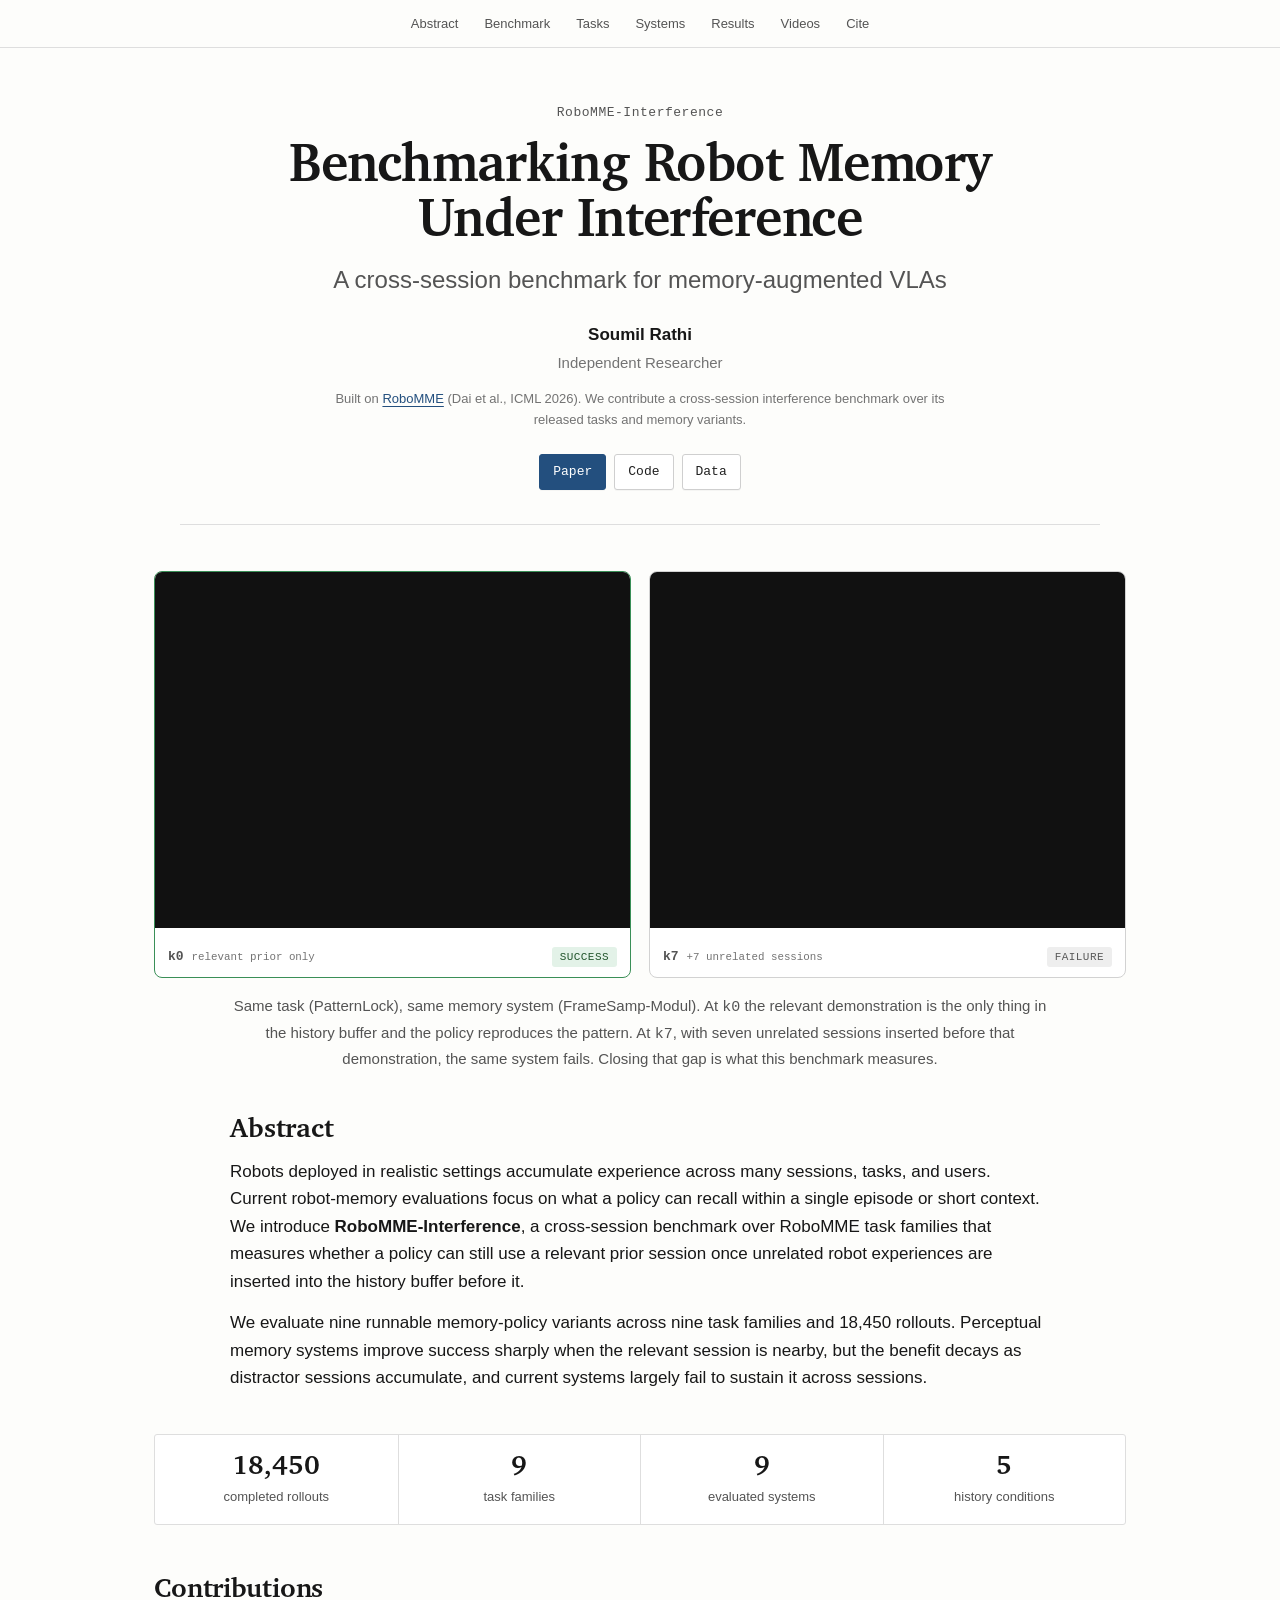
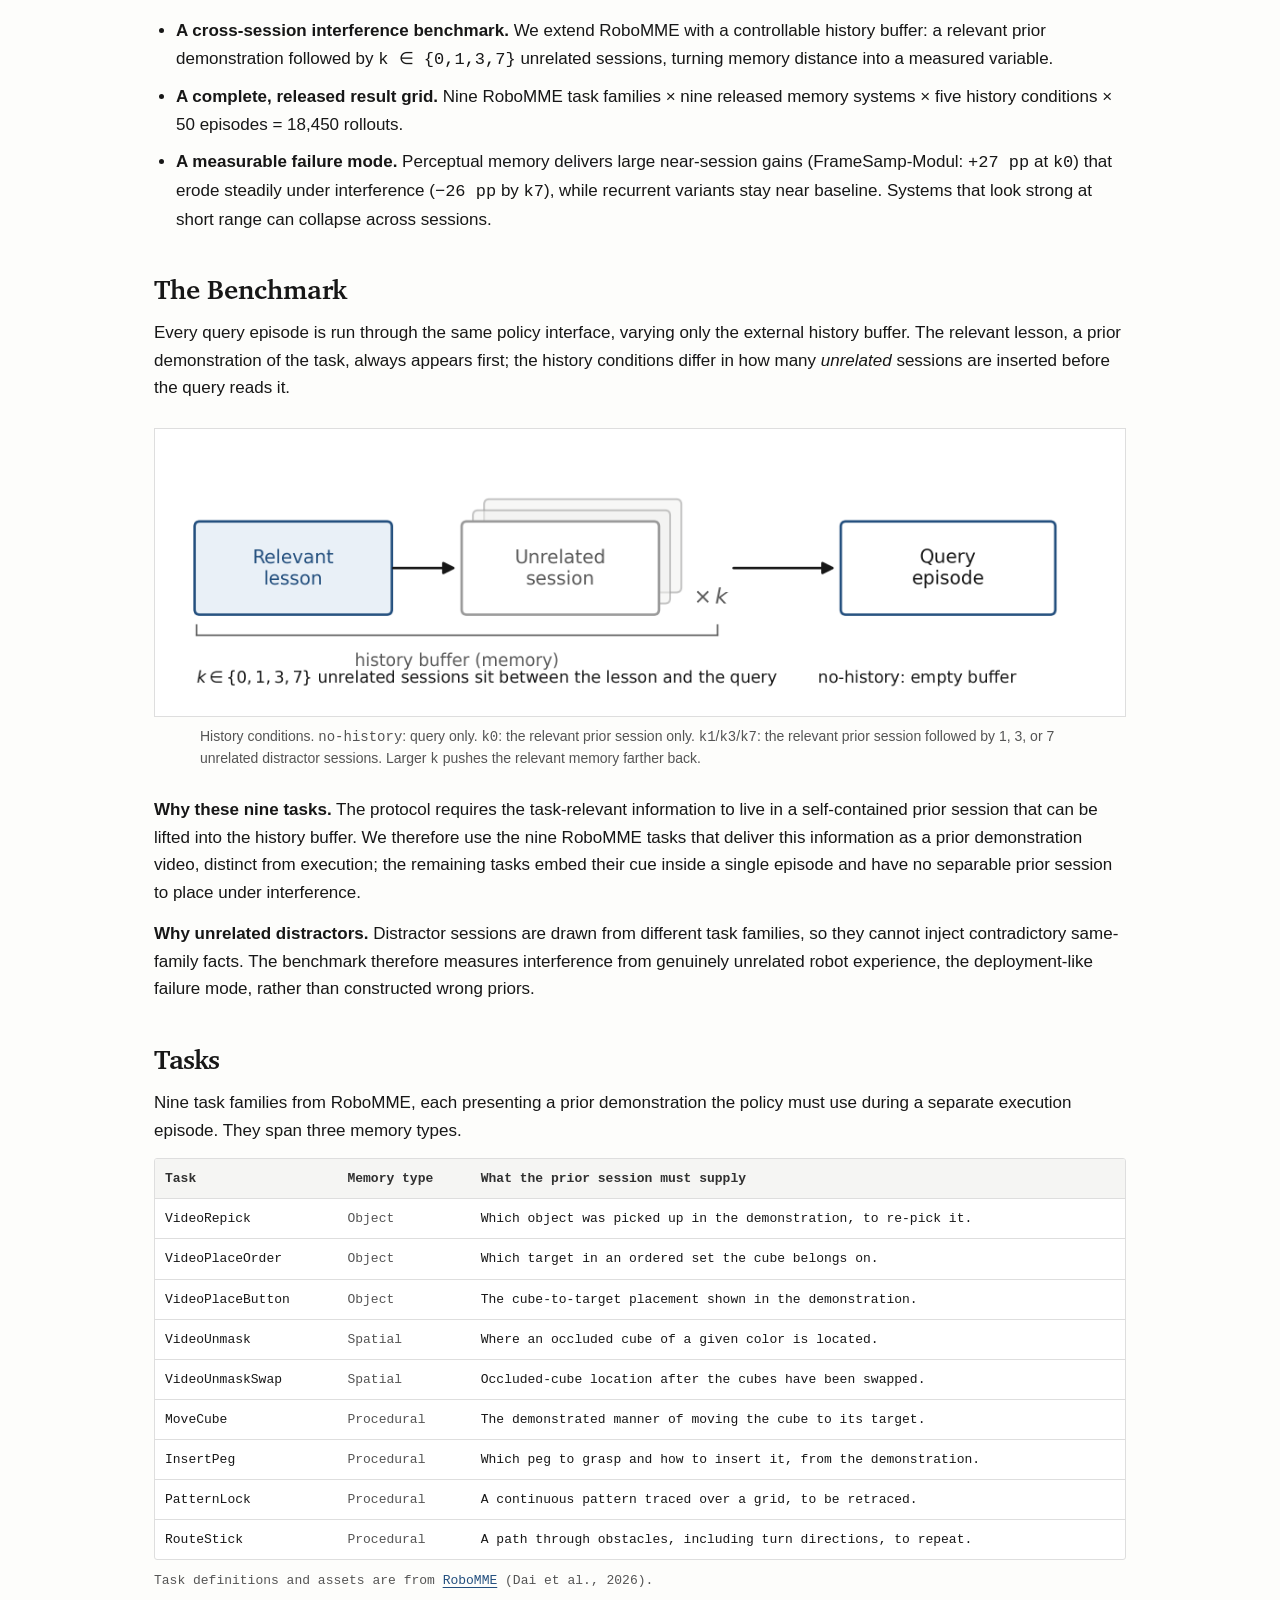
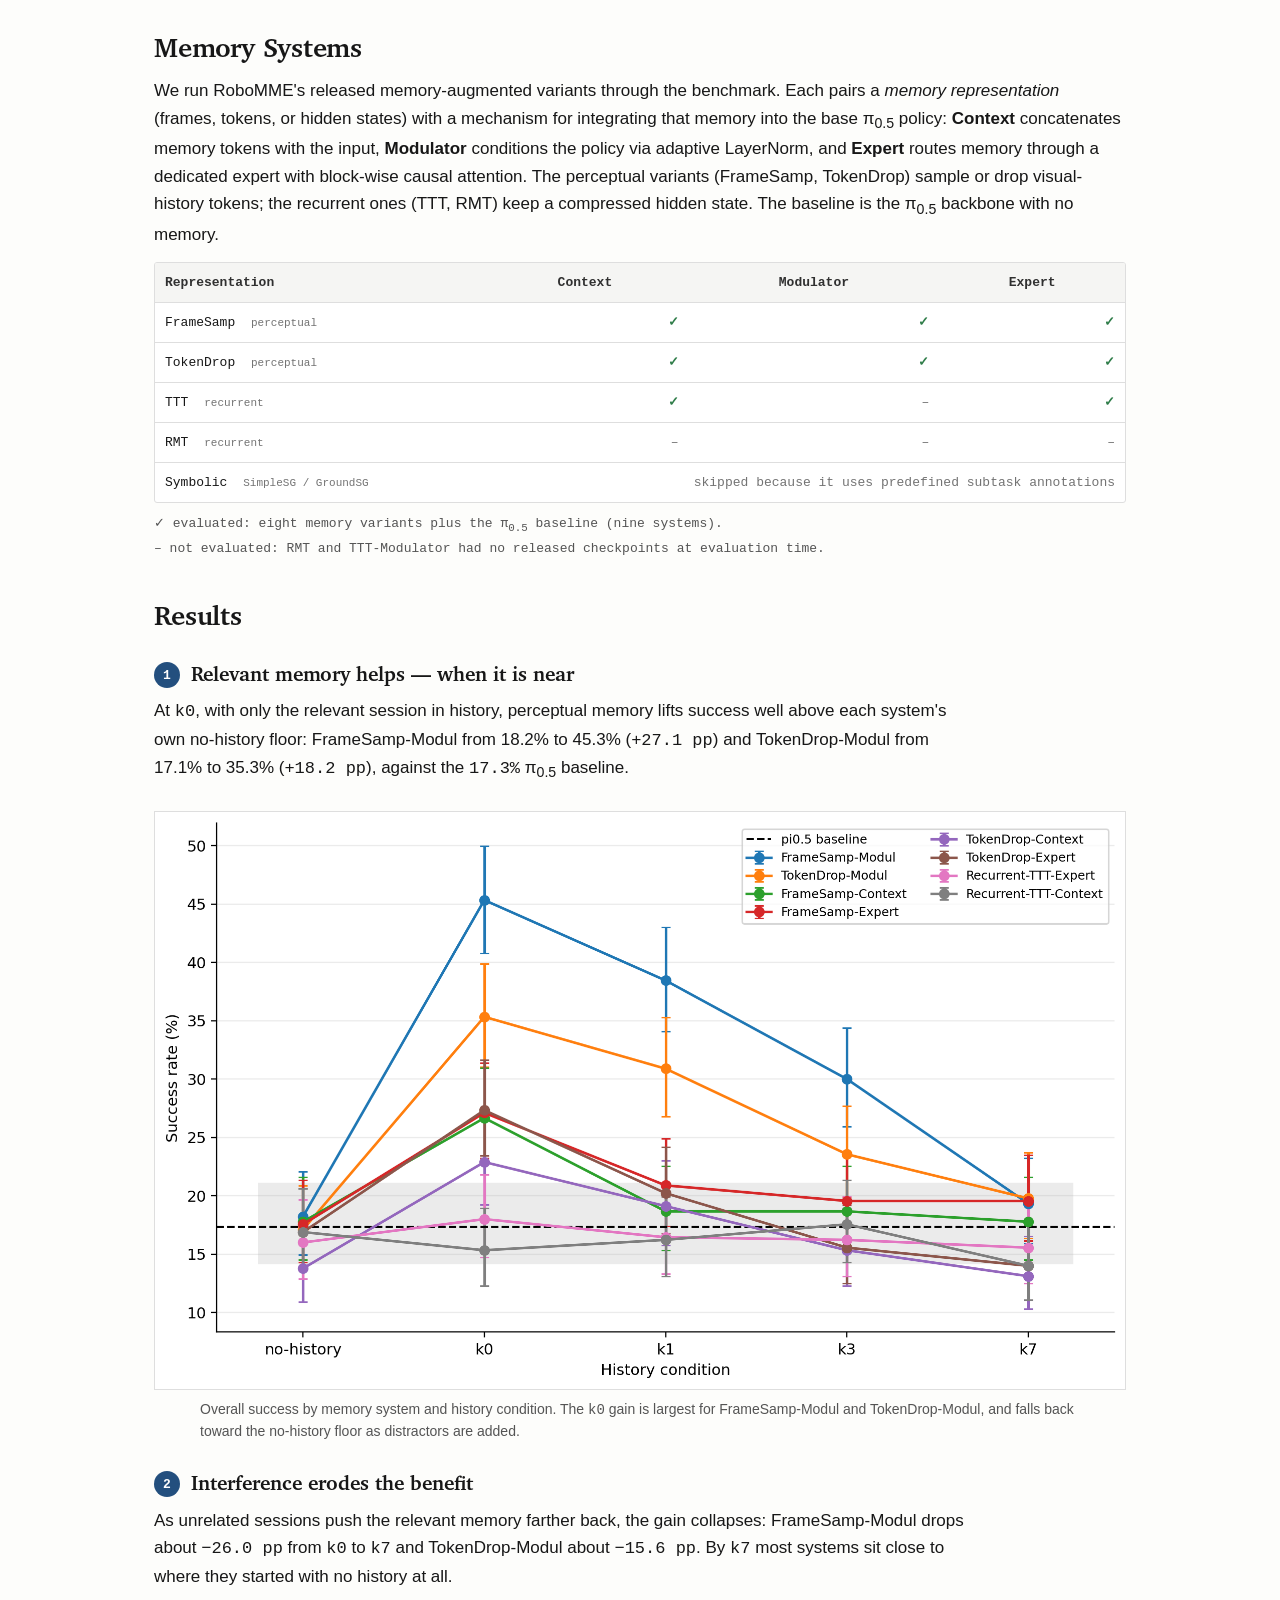
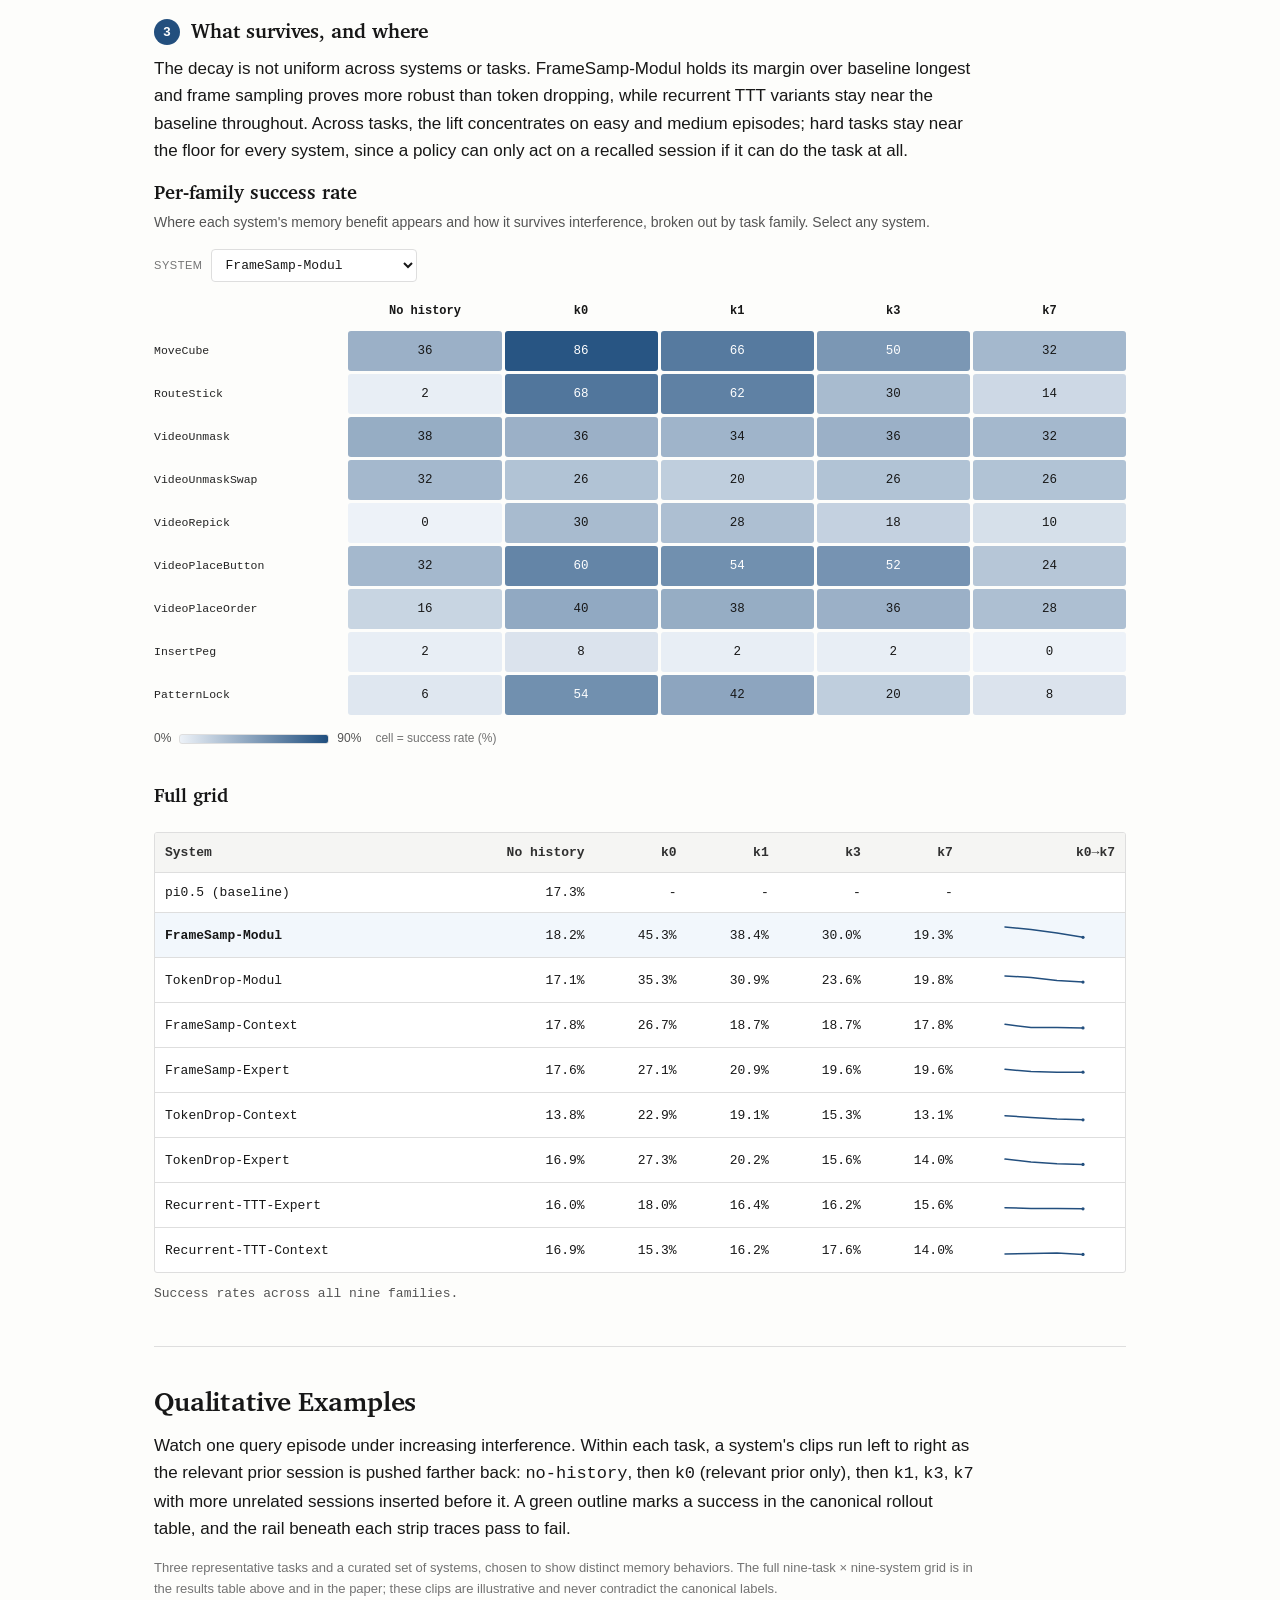
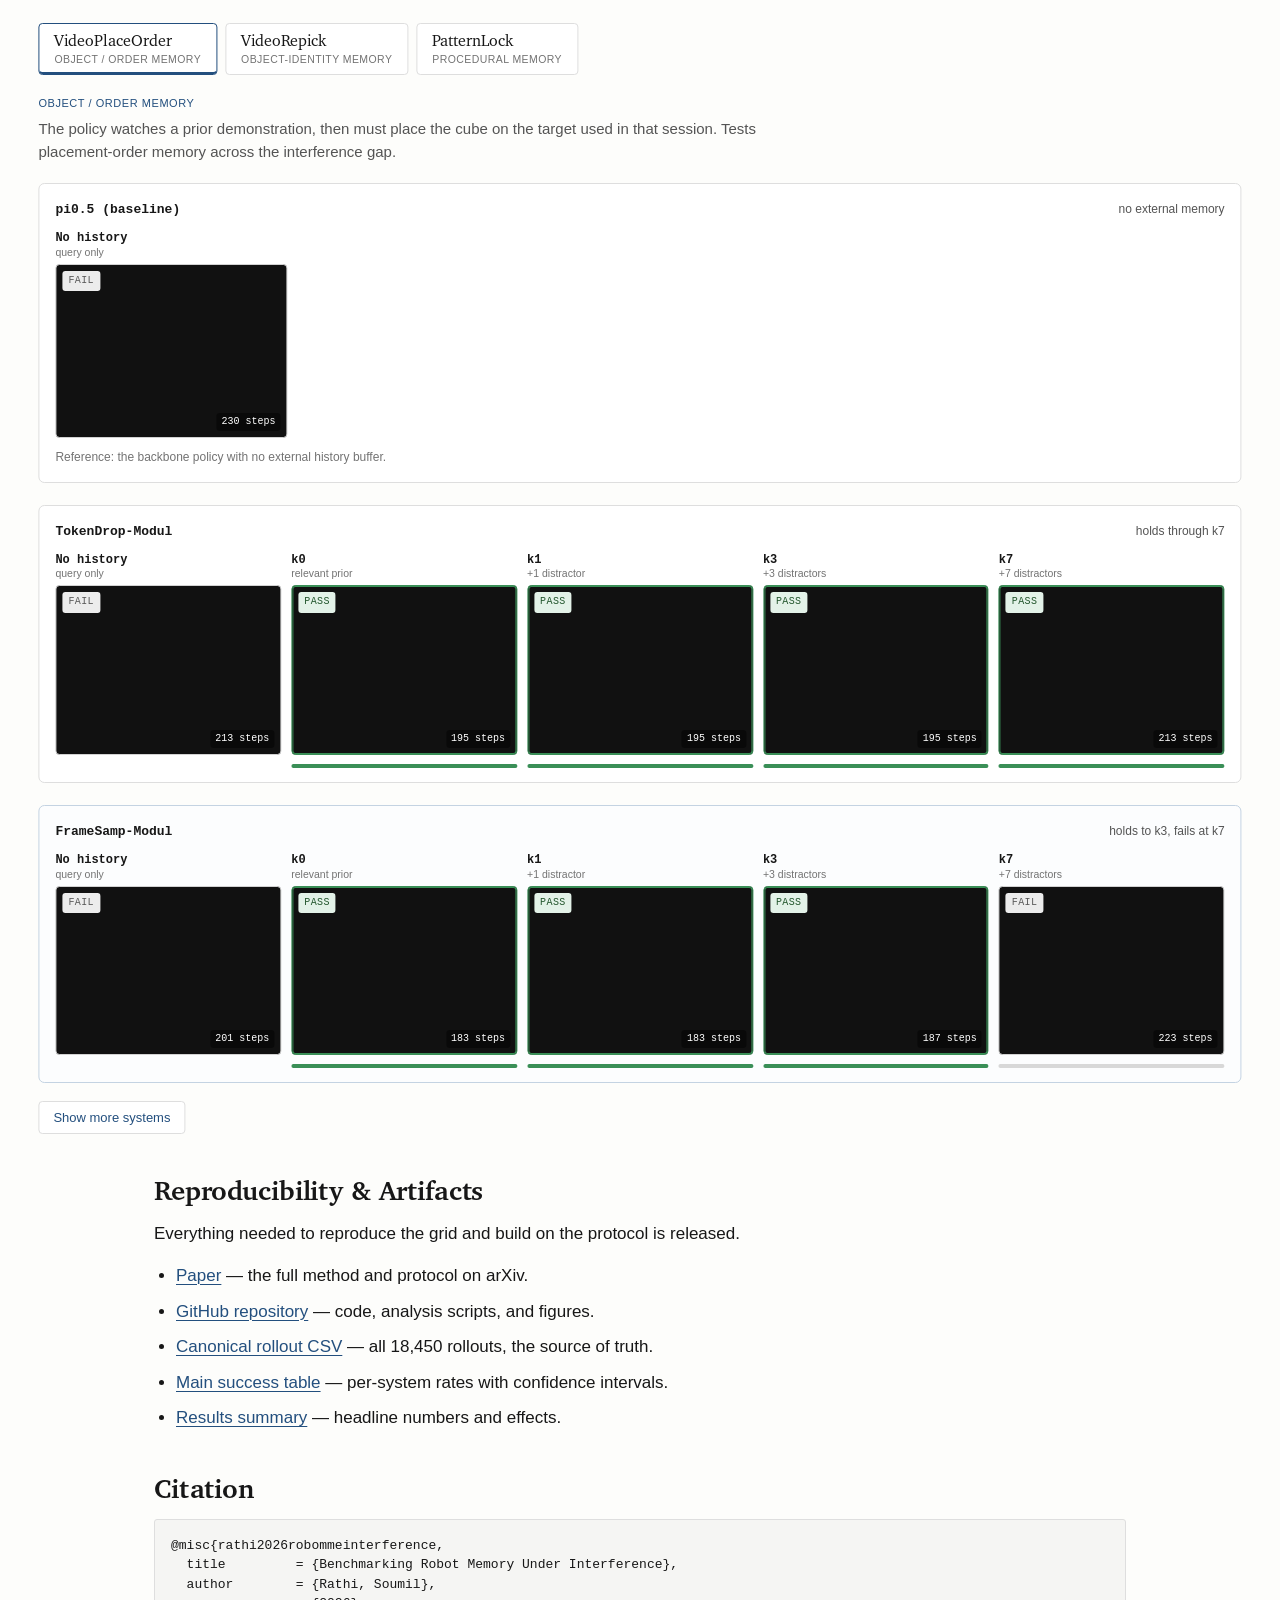
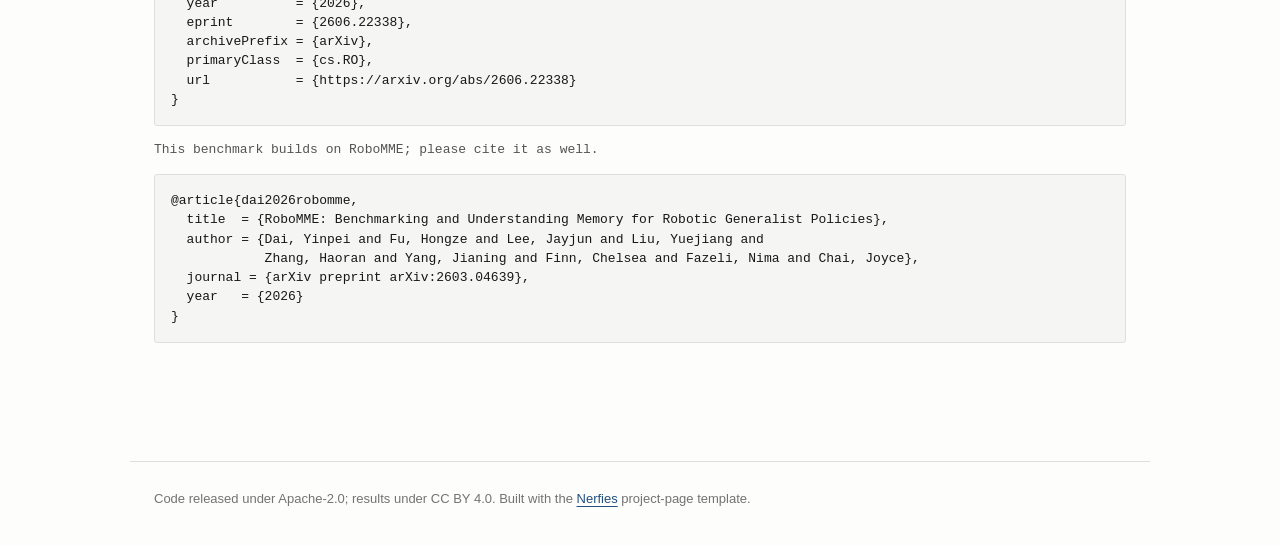
<file: index.html>
<!doctype html>
<html lang="en">
  <head>
    <meta charset="utf-8" />
    <meta name="viewport" content="width=device-width, initial-scale=1" />
    <title>Benchmarking Robot Memory Under Interference</title>
    <meta
      name="description"
      content="A cross-session benchmark for memory-augmented VLAs."
    />
    <meta property="og:type" content="website" />
    <meta property="og:title" content="Benchmarking Robot Memory Under Interference" />
    <meta
      property="og:description"
      content="A cross-session benchmark over RoboMME task families: can robot memory still use a relevant prior session when unrelated sessions are inserted before the query?"
    />
    <meta property="og:url" content="https://robotmemorybench.com" />
    <meta
      property="og:image"
      content="https://robotmemorybench.com/assets/overall_plain_success_by_condition.png"
    />
    <meta name="twitter:card" content="summary_large_image" />
    <meta name="twitter:title" content="Benchmarking Robot Memory Under Interference" />
    <meta
      name="twitter:description"
      content="Perceptual robot memory helps when a relevant session is nearby, but degrades sharply under cross-session interference. A benchmark over RoboMME."
    />
    <meta
      name="twitter:image"
      content="https://robotmemorybench.com/assets/overall_plain_success_by_condition.png"
    />
    <link
      rel="icon"
      href="data:image/svg+xml,<svg xmlns='http://www.w3.org/2000/svg' viewBox='0 0 32 32'><rect width='32' height='32' rx='7' fill='%23234f7e'/><path d='M4 23 L12 8 L18 16 L28 25' fill='none' stroke='white' stroke-width='2.6' stroke-linecap='round' stroke-linejoin='round'/></svg>"
    />
    <link rel="stylesheet" href="research.css?v=20260618a" />
  </head>
  <body>
    <nav class="topnav" aria-label="Section navigation">
      <div class="topnav-inner">
        <a href="#abstract">Abstract</a>
        <a href="#protocol">Benchmark</a>
        <a href="#tasks">Tasks</a>
        <a href="#systems">Systems</a>
        <a href="#results">Results</a>
        <a href="#showcase">Videos</a>
        <a href="#citation">Cite</a>
      </div>
    </nav>

    <main>
      <header class="project-header" id="top">
        <p class="venue">RoboMME-Interference</p>
        <h1>Benchmarking Robot Memory Under Interference</h1>
        <p class="subtitle">A cross-session benchmark for memory-augmented VLAs</p>
        <p class="authors">Soumil Rathi</p>
        <p class="affiliation">Independent Researcher</p>
        <p class="builton">
          Built on <a href="https://robomme.github.io/">RoboMME</a> (Dai et al.,
          ICML 2026). We contribute a cross-session interference benchmark over
          its released tasks and memory variants.
        </p>
        <nav class="links" aria-label="Project links">
          <a class="primary" href="https://arxiv.org/abs/2606.22338">Paper</a>
          <a href="https://github.com/SoumilRathi/robomme-interference">Code</a>
          <a href="https://github.com/SoumilRathi/robomme-interference/tree/main/results">Data</a>
        </nav>
      </header>

      <section class="hero" aria-label="Headline example">
        <div class="hero-pair">
          <figure class="hero-card is-pass">
            <video
              src="assets/showcase-videos/videos/PatternLock/perceptual-framesamp-modul__k0__pass.mp4"
              muted
              loop
              autoplay
              playsinline
              preload="auto"
              aria-label="FrameSamp-Modul on PatternLock at k0, success"
            ></video>
            <figcaption class="hero-card-cap">
              <span class="hero-cond">k0 <small>relevant prior only</small></span>
              <span class="hero-verdict">success</span>
            </figcaption>
          </figure>
          <figure class="hero-card is-fail">
            <video
              src="assets/showcase-videos/videos/PatternLock/perceptual-framesamp-modul__k7__fail.mp4"
              muted
              loop
              autoplay
              playsinline
              preload="auto"
              aria-label="FrameSamp-Modul on PatternLock at k7, failure"
            ></video>
            <figcaption class="hero-card-cap">
              <span class="hero-cond">k7 <small>+7 unrelated sessions</small></span>
              <span class="hero-verdict">failure</span>
            </figcaption>
          </figure>
        </div>
        <p class="hero-caption">
          Same task (PatternLock), same memory system (FrameSamp-Modul). At
          <code>k0</code> the relevant demonstration is the only thing in the
          history buffer and the policy reproduces the pattern. At
          <code>k7</code>, with seven unrelated sessions inserted before that
          demonstration, the same system fails. Closing that gap is what this
          benchmark measures.
        </p>
      </section>

      <section class="abstract" id="abstract">
        <h2>Abstract</h2>
        <p>
          Robots deployed in realistic settings accumulate experience across
          many sessions, tasks, and users. Current robot-memory evaluations
          focus on what a policy can recall within a single episode or short
          context. We introduce <strong>RoboMME-Interference</strong>, a
          cross-session benchmark over RoboMME task families that measures
          whether a policy can still use a relevant prior session once unrelated
          robot experiences are inserted into the history buffer before it.
        </p>
        <p>
          We evaluate nine runnable memory-policy variants across nine task
          families and 18,450 rollouts. Perceptual memory systems improve
          success sharply when the relevant session is nearby, but the benefit
          decays as distractor sessions accumulate, and current systems largely
          fail to sustain it across sessions.
        </p>
      </section>

      <section class="summary-grid" aria-label="Benchmark scale">
        <div><span>18,450</span><p>completed rollouts</p></div>
        <div><span>9</span><p>task families</p></div>
        <div><span>9</span><p>evaluated systems</p></div>
        <div><span>5</span><p>history conditions</p></div>
      </section>

      <section id="contributions">
        <h2>Contributions</h2>
        <ul class="contrib">
          <li>
            <strong>A cross-session interference benchmark.</strong>
            We extend RoboMME with a controllable history buffer: a relevant
            prior demonstration followed by <code>k &isin; {0,1,3,7}</code>
            unrelated sessions, turning memory distance into a measured
            variable.
          </li>
          <li>
            <strong>A complete, released result grid.</strong>
            Nine RoboMME task families &times; nine released memory systems
            &times; five history conditions &times; 50 episodes = 18,450
            rollouts.
          </li>
          <li>
            <strong>A measurable failure mode.</strong>
            Perceptual memory delivers large near-session gains (FrameSamp-Modul:
            <code>+27&nbsp;pp</code> at <code>k0</code>) that erode steadily under
            interference (<code>&minus;26&nbsp;pp</code> by <code>k7</code>), while
            recurrent variants stay near baseline. Systems that look strong at
            short range can collapse across sessions.
          </li>
        </ul>
      </section>

      <section id="protocol">
        <h2>The Benchmark</h2>
        <p>
          Every query episode is run through the same policy interface, varying
          only the external history buffer. The relevant lesson, a prior
          demonstration of the task, always appears first; the history
          conditions differ in how many <em>unrelated</em> sessions are inserted
          before the query reads it.
        </p>
        <figure>
          <img
            src="assets/protocol_diagram.png?v=2"
            alt="RoboMME-Interference protocol diagram"
          />
          <figcaption>
            History conditions. <code>no-history</code>: query only.
            <code>k0</code>: the relevant prior session only.
            <code>k1</code>/<code>k3</code>/<code>k7</code>: the relevant prior
            session followed by 1, 3, or 7 unrelated distractor sessions. Larger
            <code>k</code> pushes the relevant memory farther back.
          </figcaption>
        </figure>
        <p>
          <strong>Why these nine tasks.</strong> The protocol requires the
          task-relevant information to live in a self-contained prior session
          that can be lifted into the history buffer. We therefore use the nine
          RoboMME tasks that deliver this information as a prior demonstration
          video, distinct from execution; the remaining tasks embed their cue
          inside a single episode and have no separable prior session to place
          under interference.
        </p>
        <p>
          <strong>Why unrelated distractors.</strong> Distractor sessions are
          drawn from different task families, so they cannot inject contradictory
          same-family facts. The benchmark therefore measures interference from
          genuinely unrelated robot experience, the deployment-like failure mode,
          rather than constructed wrong priors.
        </p>
      </section>

      <section id="tasks">
        <h2>Tasks</h2>
        <p>
          Nine task families from RoboMME, each presenting a prior demonstration
          the policy must use during a separate execution episode. They span
          three memory types.
        </p>
        <div class="table-wrap">
          <table class="tasks-table">
            <thead>
              <tr>
                <th>Task</th>
                <th>Memory type</th>
                <th>What the prior session must supply</th>
              </tr>
            </thead>
            <tbody>
              <tr><td>VideoRepick</td><td>Object</td><td>Which object was picked up in the demonstration, to re-pick it.</td></tr>
              <tr><td>VideoPlaceOrder</td><td>Object</td><td>Which target in an ordered set the cube belongs on.</td></tr>
              <tr><td>VideoPlaceButton</td><td>Object</td><td>The cube-to-target placement shown in the demonstration.</td></tr>
              <tr><td>VideoUnmask</td><td>Spatial</td><td>Where an occluded cube of a given color is located.</td></tr>
              <tr><td>VideoUnmaskSwap</td><td>Spatial</td><td>Occluded-cube location after the cubes have been swapped.</td></tr>
              <tr><td>MoveCube</td><td>Procedural</td><td>The demonstrated manner of moving the cube to its target.</td></tr>
              <tr><td>InsertPeg</td><td>Procedural</td><td>Which peg to grasp and how to insert it, from the demonstration.</td></tr>
              <tr><td>PatternLock</td><td>Procedural</td><td>A continuous pattern traced over a grid, to be retraced.</td></tr>
              <tr><td>RouteStick</td><td>Procedural</td><td>A path through obstacles, including turn directions, to repeat.</td></tr>
            </tbody>
          </table>
        </div>
        <p class="note">
          Task definitions and assets are from
          <a href="https://robomme.github.io/">RoboMME</a> (Dai et al., 2026).
        </p>
      </section>

      <section id="systems">
        <h2>Memory Systems</h2>
        <p>
          We run RoboMME's released memory-augmented variants through the
          benchmark. Each pairs a <em>memory representation</em> (frames, tokens,
          or hidden states) with a mechanism for integrating that memory into the
          base &pi;<sub>0.5</sub> policy: <strong>Context</strong> concatenates
          memory tokens with the input, <strong>Modulator</strong> conditions the
          policy via adaptive LayerNorm, and <strong>Expert</strong> routes memory
          through a dedicated expert with block-wise causal attention. The
          perceptual variants (FrameSamp, TokenDrop) sample or drop visual-history
          tokens; the recurrent ones (TTT, RMT) keep a compressed hidden state.
          The baseline is the &pi;<sub>0.5</sub> backbone with no memory.
        </p>
        <div class="table-wrap">
          <table class="sys-matrix">
            <thead>
              <tr>
                <th>Representation</th>
                <th>Context</th>
                <th>Modulator</th>
                <th>Expert</th>
              </tr>
            </thead>
            <tbody>
              <tr><td>FrameSamp <span class="sys-kind">perceptual</span></td><td class="yes">&check;</td><td class="yes">&check;</td><td class="yes">&check;</td></tr>
              <tr><td>TokenDrop <span class="sys-kind">perceptual</span></td><td class="yes">&check;</td><td class="yes">&check;</td><td class="yes">&check;</td></tr>
              <tr><td>TTT <span class="sys-kind">recurrent</span></td><td class="yes">&check;</td><td class="no">&ndash;</td><td class="yes">&check;</td></tr>
              <tr><td>RMT <span class="sys-kind">recurrent</span></td><td class="no">&ndash;</td><td class="no">&ndash;</td><td class="no">&ndash;</td></tr>
              <tr><td>Symbolic <span class="sys-kind">SimpleSG / GroundSG</span></td><td class="no" colspan="3">skipped because it uses predefined subtask annotations</td></tr>
            </tbody>
          </table>
        </div>
        <p class="note">
          &check; evaluated: eight memory variants plus the
          &pi;<sub>0.5</sub> baseline (nine systems).<br />
          &ndash; not evaluated: RMT and TTT-Modulator had no released
          checkpoints at evaluation time.
        </p>
      </section>

      <section id="results">
        <h2>Results</h2>

        <div class="finding">
          <h3><span class="finding-n">1</span> Relevant memory helps &mdash; when it is near</h3>
          <p>
            At <code>k0</code>, with only the relevant session in history,
            perceptual memory lifts success well above each system's own
            no-history floor: FrameSamp-Modul from 18.2% to 45.3%
            (<code>+27.1&nbsp;pp</code>) and TokenDrop-Modul from 17.1% to 35.3%
            (<code>+18.2&nbsp;pp</code>), against the <code>17.3%</code>
            &pi;<sub>0.5</sub> baseline.
          </p>
          <figure>
            <img
              src="assets/overall_plain_success_by_condition.png?v=2"
              alt="Overall success by history condition"
            />
            <figcaption>
              Overall success by memory system and history condition. The
              <code>k0</code> gain is largest for FrameSamp-Modul and
              TokenDrop-Modul, and falls back toward the no-history floor as
              distractors are added.
            </figcaption>
          </figure>
        </div>

        <div class="finding">
          <h3><span class="finding-n">2</span> Interference erodes the benefit</h3>
          <p>
            As unrelated sessions push the relevant memory farther back, the gain
            collapses: FrameSamp-Modul drops about <code>&minus;26.0&nbsp;pp</code>
            from <code>k0</code> to <code>k7</code> and TokenDrop-Modul about
            <code>&minus;15.6&nbsp;pp</code>. By <code>k7</code> most systems sit
            close to where they started with no history at all.
          </p>
        </div>

        <div class="finding">
          <h3><span class="finding-n">3</span> What survives, and where</h3>
          <p>
            The decay is not uniform across systems or tasks. FrameSamp-Modul
            holds its margin over baseline longest and frame sampling proves more
            robust than token dropping, while recurrent TTT variants stay near the
            baseline throughout. Across tasks, the lift concentrates on easy and
            medium episodes; hard tasks stay near the floor for every system,
            since a policy can only act on a recalled session if it can do the
            task at all.
          </p>
          <div id="heatmap" class="heatmap">
            <div class="heatmap-head">
              <div>
                <h4 class="heatmap-title">Per-family success rate</h4>
                <p class="heatmap-sub">
                  Where each system's memory benefit appears and how it survives
                  interference, broken out by task family. Select any system.
                </p>
              </div>
              <label class="heatmap-select">
                System
                <select id="heatmap-system" aria-label="Select a memory system"></select>
              </label>
            </div>
            <div class="heatmap-scroll">
              <div id="heatmap-grid" class="heatmap-grid" aria-live="polite"></div>
            </div>
            <div class="heatmap-legend">
              <span>0%</span>
              <span class="heatmap-bar" aria-hidden="true"></span>
              <span>90%</span>
              <span class="heatmap-legend-note">cell = success rate (%)</span>
            </div>
          </div>
        </div>

        <h3 class="table-title">Full grid</h3>
        <div class="table-wrap">
          <table>
            <thead>
              <tr>
                <th>System</th>
                <th>No history</th>
                <th>k0</th>
                <th>k1</th>
                <th>k3</th>
                <th>k7</th>
              </tr>
            </thead>
            <tbody>
              <tr><td>pi0.5 (baseline)</td><td>17.3%</td><td>-</td><td>-</td><td>-</td><td>-</td></tr>
              <tr class="is-best"><td>FrameSamp-Modul</td><td>18.2%</td><td>45.3%</td><td>38.4%</td><td>30.0%</td><td>19.3%</td></tr>
              <tr><td>TokenDrop-Modul</td><td>17.1%</td><td>35.3%</td><td>30.9%</td><td>23.6%</td><td>19.8%</td></tr>
              <tr><td>FrameSamp-Context</td><td>17.8%</td><td>26.7%</td><td>18.7%</td><td>18.7%</td><td>17.8%</td></tr>
              <tr><td>FrameSamp-Expert</td><td>17.6%</td><td>27.1%</td><td>20.9%</td><td>19.6%</td><td>19.6%</td></tr>
              <tr><td>TokenDrop-Context</td><td>13.8%</td><td>22.9%</td><td>19.1%</td><td>15.3%</td><td>13.1%</td></tr>
              <tr><td>TokenDrop-Expert</td><td>16.9%</td><td>27.3%</td><td>20.2%</td><td>15.6%</td><td>14.0%</td></tr>
              <tr><td>Recurrent-TTT-Expert</td><td>16.0%</td><td>18.0%</td><td>16.4%</td><td>16.2%</td><td>15.6%</td></tr>
              <tr><td>Recurrent-TTT-Context</td><td>16.9%</td><td>15.3%</td><td>16.2%</td><td>17.6%</td><td>14.0%</td></tr>
            </tbody>
          </table>
        </div>
        <p class="note">
          Success rates across all nine families.
        </p>
      </section>

      <section id="showcase" class="showcase">
        <h2>Qualitative Examples</h2>
        <p>
          Watch one query episode under increasing interference. Within each
          task, a system's clips run left to right as the relevant prior session
          is pushed farther back: <code>no-history</code>, then <code>k0</code>
          (relevant prior only), then <code>k1</code>, <code>k3</code>,
          <code>k7</code> with more unrelated sessions inserted before it. A green
          outline marks a success in the canonical rollout table, and the rail
          beneath each strip traces pass to fail.
        </p>
        <p class="showcase-caption">
          Three representative tasks and a curated set of systems, chosen to show
          distinct memory behaviors. The full nine-task &times; nine-system grid
          is in the results table above and in the paper; these clips are
          illustrative and never contradict the canonical labels.
        </p>
        <div id="showcase-root" class="ic-root" aria-live="polite">
          <p class="note">Loading qualitative examples&hellip;</p>
        </div>
      </section>

      <section id="artifacts">
        <h2>Reproducibility &amp; Artifacts</h2>
        <p>
          Everything needed to reproduce the grid and build on the protocol is
          released.
        </p>
        <ul class="artifact-list">
          <li><a href="https://arxiv.org/abs/2606.22338">Paper</a> &mdash; the full method and protocol on arXiv.</li>
          <li><a href="https://github.com/SoumilRathi/robomme-interference">GitHub repository</a> &mdash; code, analysis scripts, and figures.</li>
          <li><a href="https://github.com/SoumilRathi/robomme-interference/blob/main/results/canonical_rollouts.csv">Canonical rollout CSV</a> &mdash; all 18,450 rollouts, the source of truth.</li>
          <li><a href="https://github.com/SoumilRathi/robomme-interference/blob/main/results/analysis/tables/main_success_rates.csv">Main success table</a> &mdash; per-system rates with confidence intervals.</li>          <li><a href="https://github.com/SoumilRathi/robomme-interference/blob/main/README.md#results">Results summary</a> &mdash; headline numbers and effects.</li>
        </ul>
      </section>

      <section id="citation">
        <h2>Citation</h2>
        <pre><code>@misc{rathi2026robommeinterference,
  title         = {Benchmarking Robot Memory Under Interference},
  author        = {Rathi, Soumil},
  year          = {2026},
  eprint        = {2606.22338},
  archivePrefix = {arXiv},
  primaryClass  = {cs.RO},
  url           = {https://arxiv.org/abs/2606.22338}
}</code></pre>
        <p class="note">This benchmark builds on RoboMME; please cite it as well.</p>
        <pre><code>@article{dai2026robomme,
  title  = {RoboMME: Benchmarking and Understanding Memory for Robotic Generalist Policies},
  author = {Dai, Yinpei and Fu, Hongze and Lee, Jayjun and Liu, Yuejiang and
            Zhang, Haoran and Yang, Jianing and Finn, Chelsea and Fazeli, Nima and Chai, Joyce},
  journal = {arXiv preprint arXiv:2603.04639},
  year   = {2026}
}</code></pre>
      </section>
    </main>

    <footer class="site-footer">
      <p>
        Code released under Apache-2.0; results under CC BY 4.0. Built with the
        <a href="https://github.com/nerfies/nerfies.github.io">Nerfies</a>
        project-page template.
      </p>
    </footer>

    <script src="showcase.js?v=20260617d"></script>
  </body>
</html>
</file>
<file: research.css>
:root {
  --bg: #fdfdfb;
  --ink: #171717;
  --muted: #545454;
  --faint: #737373;
  --line: #dedede;
  --soft: #f5f5f3;
  --accent: #234f7e;
}

@font-face {
  font-family: "Charter";
  src: local("Charter"), local("Charter Roman"),
    url("assets/fonts/charter_regular.woff2") format("woff2");
  font-weight: 400;
  font-style: normal;
  font-display: swap;
}

@font-face {
  font-family: "Charter";
  src: local("Charter Bold"),
    url("assets/fonts/charter_bold.woff2") format("woff2");
  font-weight: 700;
  font-style: normal;
  font-display: swap;
}

* {
  box-sizing: border-box;
}

html {
  scroll-behavior: smooth;
  background: var(--bg);
}

body {
  margin: 0;
  background: var(--bg);
  color: var(--ink);
  font-family: -apple-system, BlinkMacSystemFont, "Segoe UI", Helvetica, Arial, sans-serif;
  font-size: 17px;
  line-height: 1.62;
}

main {
  max-width: 1020px;
  margin: 0 auto;
  padding: 54px 24px 76px;
}

a {
  color: var(--accent);
  text-decoration-thickness: 1px;
  text-underline-offset: 3px;
}

img {
  display: block;
  max-width: 100%;
  height: auto;
}

code,
pre,
table,
.links,
.venue,
.note {
  font-family: ui-monospace, SFMono-Regular, Menlo, Consolas, monospace;
}

.project-header {
  max-width: 920px;
  margin: 0 auto 46px;
  padding-bottom: 34px;
  border-bottom: 1px solid var(--line);
  text-align: center;
}

.venue {
  margin: 0 0 14px;
  color: var(--muted);
  font-size: 13px;
  letter-spacing: 0.04em;
}

h1 {
  max-width: 860px;
  margin: 0 auto;
  font-family: "Charter", Georgia, "Times New Roman", serif;
  font-size: clamp(34px, 4.6vw, 52px);
  line-height: 1.05;
  font-weight: 700;
  letter-spacing: -0.01em;
}

.subtitle {
  max-width: 760px;
  margin: 18px auto 0;
  color: var(--muted);
  font-size: clamp(19px, 2.2vw, 24px);
  line-height: 1.35;
}

.authors {
  margin: 24px 0 0;
  font-size: 17px;
  font-weight: 600;
}

.affiliation {
  margin: 3px 0 0;
  color: var(--faint);
  font-size: 15px;
}

.builton {
  max-width: 620px;
  margin: 12px auto 0;
  color: var(--faint);
  font-size: 13px;
}

.links {
  display: flex;
  flex-wrap: wrap;
  justify-content: center;
  gap: 8px;
  margin-top: 24px;
}

.links a {
  display: inline-flex;
  align-items: center;
  min-height: 36px;
  padding: 0 13px;
  border: 1px solid #cfcfcf;
  border-radius: 3px;
  background: #ffffff;
  color: #202020;
  font-size: 13px;
  text-decoration: none;
  box-shadow: 0 1px 0 rgba(0, 0, 0, 0.03);
}

.links a:hover {
  border-color: #a8a8a8;
  background: var(--soft);
}

section {
  margin: 42px 0;
}

h2 {
  margin: 0 0 12px;
  font-family: "Charter", Georgia, "Times New Roman", serif;
  font-size: 27px;
  line-height: 1.2;
  letter-spacing: -0.005em;
}

p {
  margin: 0 0 14px;
}

.abstract {
  max-width: 820px;
  margin-left: auto;
  margin-right: auto;
}

figure {
  margin: 26px 0;
}

figure img {
  border: 1px solid var(--line);
  background: #ffffff;
}

figcaption {
  max-width: 880px;
  margin: 9px auto 0;
  color: var(--muted);
  font-size: 14px;
  line-height: 1.5;
}

.summary-grid {
  display: grid;
  grid-template-columns: repeat(4, 1fr);
  overflow: hidden;
  border: 1px solid var(--line);
  border-radius: 3px;
  background: #ffffff;
  margin: 34px 0 48px;
}

.summary-grid div {
  padding: 17px 14px;
  text-align: center;
}

.summary-grid div + div {
  border-left: 1px solid var(--line);
}

.summary-grid span {
  display: block;
  font-family: "Charter", Georgia, "Times New Roman", serif;
  font-size: 27px;
  font-weight: 700;
  line-height: 1;
}

.summary-grid p {
  margin: 7px 0 0;
  color: var(--muted);
  font-size: 13px;
}

.findings,
.scope-list,
.artifact-list {
  margin: 0;
  padding-left: 22px;
}

.findings li,
.scope-list li,
.artifact-list li {
  margin: 8px 0;
}

.table-wrap {
  overflow-x: auto;
  border: 1px solid var(--line);
  border-radius: 3px;
  background: #ffffff;
}

table {
  width: 100%;
  min-width: 760px;
  border-collapse: collapse;
  font-size: 13px;
}

th,
td {
  padding: 9px 10px;
  border-bottom: 1px solid var(--line);
  text-align: right;
  white-space: nowrap;
}

th:first-child,
td:first-child {
  text-align: left;
}

thead th {
  background: var(--soft);
  color: #303030;
  font-weight: 650;
}

tbody tr:last-child td {
  border-bottom: 0;
}

.note {
  margin-top: 10px;
  color: var(--muted);
  font-size: 13px;
}

.figure-pair {
  display: grid;
  grid-template-columns: 1fr 1fr;
  gap: 22px;
}

/* ---- Qualitative showcase: interference player ---- */
.showcase {
  border-top: 1px solid var(--line);
  padding-top: 40px;
}

.showcase > p {
  max-width: 820px;
}

.showcase-caption {
  max-width: 820px;
  color: var(--faint);
  font-size: 13px;
}

/* Break the interactive demo wider than the reading column. */
.ic-tabs,
.ic-stage {
  position: relative;
  width: min(1240px, 94vw);
  margin-left: 50%;
  transform: translateX(-50%);
}

.ic-tabs {
  display: flex;
  flex-wrap: wrap;
  gap: 8px;
  margin-top: 24px;
}

.ic-tab {
  display: flex;
  flex-direction: column;
  gap: 3px;
  min-width: 152px;
  padding: 9px 15px;
  border: 1px solid var(--line);
  border-radius: 4px;
  background: #fff;
  text-align: left;
  cursor: pointer;
}

.ic-tab:hover {
  border-color: #b3b3b3;
}

.ic-tab.is-active {
  border-color: var(--accent);
  box-shadow: inset 0 -2px 0 0 var(--accent);
}

.ic-tab-title {
  font-family: "Charter", Georgia, "Times New Roman", serif;
  font-size: 16px;
  color: var(--ink);
}

.ic-tab-kind {
  font-size: 10.5px;
  letter-spacing: 0.04em;
  text-transform: uppercase;
  color: var(--faint);
}

.ic-stage {
  margin-top: 20px;
}

.ic-panel-head {
  max-width: 720px;
  margin-bottom: 20px;
}

.ic-kind {
  margin: 0 0 4px;
  font-size: 11px;
  letter-spacing: 0.05em;
  text-transform: uppercase;
  color: var(--accent);
}

.ic-blurb {
  margin: 0;
  color: var(--muted);
  font-size: 15px;
  line-height: 1.55;
}

.ic-strips {
  display: grid;
  gap: 22px;
}

.ic-strip {
  padding: 15px 16px 14px;
  border: 1px solid var(--line);
  border-radius: 6px;
  background: #fff;
}

.ic-strip.is-protagonist {
  border-color: #c4d3e2;
  background: #fcfdfe;
}

.ic-strip-head {
  display: flex;
  align-items: baseline;
  justify-content: space-between;
  gap: 12px;
  margin-bottom: 12px;
}

.ic-sys {
  font-family: ui-monospace, SFMono-Regular, Menlo, Consolas, monospace;
  font-size: 13px;
  font-weight: 600;
}

.ic-summary {
  font-size: 12px;
  color: var(--muted);
}

.ic-track {
  display: grid;
  grid-template-columns: repeat(5, 1fr);
  gap: 10px;
}

.ic-track.is-reference {
  grid-template-columns: minmax(0, 232px);
}

.ic-cell {
  display: flex;
  flex-direction: column;
  gap: 6px;
}

.ic-cell-head {
  line-height: 1.15;
}

.ic-cond {
  display: block;
  font-family: ui-monospace, SFMono-Regular, Menlo, Consolas, monospace;
  font-size: 12px;
  font-weight: 600;
}

.ic-sub {
  display: block;
  font-size: 10.5px;
  color: var(--faint);
}

.ic-frame {
  position: relative;
  aspect-ratio: 4 / 3;
  overflow: hidden;
  border-radius: 4px;
  background: #111;
  border: 1px solid var(--line);
}

.ic-frame.is-pass {
  border-color: #3a8f57;
  box-shadow: inset 0 0 0 1px #3a8f57;
}

.ic-frame.is-fail {
  border-color: #d2d2d2;
}

.ic-frame.is-empty {
  display: flex;
  align-items: center;
  justify-content: center;
  background: var(--soft);
  color: var(--faint);
}

.ic-frame video {
  display: block;
  width: 100%;
  height: 100%;
  object-fit: cover;
}

.ic-badge {
  position: absolute;
  top: 6px;
  left: 6px;
  padding: 2px 6px;
  border-radius: 3px;
  font-family: ui-monospace, SFMono-Regular, Menlo, Consolas, monospace;
  font-size: 10px;
  letter-spacing: 0.04em;
  text-transform: uppercase;
}

.ic-frame.is-pass .ic-badge {
  background: #e3f2e8;
  color: #22552c;
}

.ic-frame.is-fail .ic-badge {
  background: rgba(255, 255, 255, 0.92);
  color: #5a5a5a;
}

.ic-steps {
  position: absolute;
  right: 6px;
  bottom: 6px;
  padding: 1px 5px;
  border-radius: 3px;
  background: rgba(0, 0, 0, 0.45);
  color: #fff;
  font-family: ui-monospace, SFMono-Regular, Menlo, Consolas, monospace;
  font-size: 10px;
}

.ic-rail {
  display: grid;
  grid-template-columns: repeat(5, 1fr);
  gap: 10px;
  margin-top: 9px;
}

.ic-seg {
  height: 4px;
  border-radius: 2px;
}

.ic-seg.is-pass {
  background: #3a8f57;
}

.ic-seg.is-fail {
  background: #d8d8d8;
}

.ic-seg.is-spacer,
.ic-seg.is-empty {
  background: transparent;
}

.ic-ref-note {
  margin: 10px 0 0;
  font-size: 12px;
  color: var(--faint);
}

.ic-toggle {
  margin-top: 18px;
  padding: 8px 14px;
  border: 1px solid var(--line);
  border-radius: 4px;
  background: #fff;
  color: var(--accent);
  font-size: 13px;
  cursor: pointer;
}

.ic-toggle:hover {
  border-color: #b3b3b3;
  background: var(--soft);
}

/* Results table: protagonist row highlight + k0->k7 decay sparkline. */
#results table tbody tr.is-best td {
  background: #f2f7fc;
}

#results table tbody tr.is-best td:first-child {
  font-weight: 600;
}

.spark-cell {
  text-align: center;
  color: var(--accent);
}

.spark {
  display: inline-block;
  vertical-align: middle;
}

pre {
  overflow-x: auto;
  padding: 16px;
  border: 1px solid var(--line);
  border-radius: 3px;
  background: var(--soft);
  font-size: 13px;
  line-height: 1.48;
}

/* ---- Sticky section nav ---- */
.topnav {
  position: sticky;
  top: 0;
  z-index: 50;
  background: rgba(253, 253, 251, 0.86);
  backdrop-filter: saturate(1.4) blur(8px);
  -webkit-backdrop-filter: saturate(1.4) blur(8px);
  border-bottom: 1px solid var(--line);
}

.topnav-inner {
  max-width: 1020px;
  margin: 0 auto;
  display: flex;
  flex-wrap: wrap;
  justify-content: center;
  gap: 2px;
  padding: 8px 16px;
}

.topnav a {
  padding: 5px 12px;
  border-radius: 5px;
  color: var(--muted);
  font-size: 13px;
  text-decoration: none;
}

.topnav a:hover {
  color: var(--ink);
  background: var(--soft);
}

section[id] {
  scroll-margin-top: 64px;
}

/* ---- Header primary link ---- */
.links a.primary {
  border-color: var(--accent);
  background: var(--accent);
  color: #fff;
}

.links a.primary:hover {
  border-color: #1d4369;
  background: #1d4369;
}

/* ---- Hero contrast ---- */
.hero {
  margin: 38px 0 10px;
}

.hero-pair {
  display: grid;
  grid-template-columns: 1fr 1fr;
  gap: 18px;
}

.hero-card {
  margin: 0;
  border: 1px solid var(--line);
  border-radius: 8px;
  overflow: hidden;
  background: #fff;
}

.hero-card.is-pass {
  border-color: #3a8f57;
}

.hero-card.is-fail {
  border-color: #d2d2d2;
}

.hero-card video {
  display: block;
  width: 100%;
  aspect-ratio: 4 / 3;
  object-fit: cover;
  background: #111;
}

.hero-card-cap {
  display: flex;
  align-items: baseline;
  justify-content: space-between;
  gap: 10px;
  padding: 10px 13px;
}

.hero-cond {
  font-family: ui-monospace, SFMono-Regular, Menlo, Consolas, monospace;
  font-size: 13px;
  font-weight: 600;
}

.hero-cond small {
  color: var(--faint);
  font-weight: 400;
}

.hero-verdict {
  font-family: ui-monospace, SFMono-Regular, Menlo, Consolas, monospace;
  font-size: 11px;
  text-transform: uppercase;
  letter-spacing: 0.04em;
  padding: 2px 8px;
  border-radius: 3px;
}

.hero-card.is-pass .hero-verdict {
  background: #e3f2e8;
  color: #22552c;
}

.hero-card.is-fail .hero-verdict {
  background: #eeeeee;
  color: #5a5a5a;
}

.hero-caption {
  max-width: 820px;
  margin: 16px auto 0;
  color: var(--muted);
  font-size: 15px;
  text-align: center;
}

/* ---- Contributions ---- */
.contrib {
  margin: 0;
  padding-left: 22px;
}

.contrib li {
  margin: 10px 0;
}

/* ---- Tasks table ---- */
.tasks-table {
  min-width: 640px;
}

.tasks-table th,
.tasks-table td {
  text-align: left;
  white-space: normal;
  vertical-align: top;
}

.tasks-table td:nth-child(2) {
  white-space: nowrap;
  color: var(--muted);
}

/* ---- Systems matrix ---- */
.sys-matrix {
  min-width: 520px;
  text-align: center;
}

.sys-matrix th {
  text-align: center;
}

.sys-matrix th:first-child,
.sys-matrix td:first-child {
  text-align: left;
  white-space: nowrap;
}

.sys-matrix .sys-kind {
  margin-left: 8px;
  color: var(--faint);
  font-size: 11px;
}

.sys-matrix td.yes {
  color: #2f7d49;
  font-weight: 600;
}

.sys-matrix td.no {
  color: var(--faint);
}

/* ---- Results as findings ---- */
.finding {
  margin: 26px 0;
}

.finding h3 {
  display: flex;
  align-items: center;
  gap: 11px;
  margin: 0 0 6px;
  font-family: "Charter", Georgia, "Times New Roman", serif;
  font-size: 20px;
}

.finding-n {
  flex: none;
  width: 26px;
  height: 26px;
  display: inline-flex;
  align-items: center;
  justify-content: center;
  border-radius: 50%;
  background: var(--accent);
  color: #fff;
  font-family: ui-monospace, SFMono-Regular, Menlo, Consolas, monospace;
  font-size: 13px;
}

.finding p {
  max-width: 820px;
}

.table-title {
  margin-top: 34px;
  font-family: "Charter", Georgia, "Times New Roman", serif;
  font-size: 19px;
}

/* ---- Footer ---- */
.site-footer {
  max-width: 1020px;
  margin: 0 auto;
  padding: 26px 24px 48px;
  border-top: 1px solid var(--line);
}

.site-footer p {
  margin: 0;
  color: var(--faint);
  font-size: 13px;
}

/* Per-family heatmap (system-selectable) */
.heatmap {
  margin: 8px 0 4px;
}

.heatmap-head {
  display: flex;
  align-items: flex-end;
  justify-content: space-between;
  gap: 16px;
  flex-wrap: wrap;
  margin-bottom: 14px;
}

.heatmap-title {
  margin: 0 0 3px;
  font-family: "Charter", Georgia, "Times New Roman", serif;
  font-size: 19px;
  font-weight: 700;
}

.heatmap-sub {
  margin: 0;
  max-width: 560px;
  color: var(--muted);
  font-size: 14px;
  line-height: 1.5;
}

.heatmap-select {
  display: inline-flex;
  align-items: center;
  gap: 8px;
  font-size: 11px;
  letter-spacing: 0.05em;
  text-transform: uppercase;
  color: var(--faint);
}

.heatmap-select select {
  font-family: ui-monospace, SFMono-Regular, Menlo, Consolas, monospace;
  font-size: 13px;
  letter-spacing: 0;
  text-transform: none;
  padding: 7px 10px;
  border: 1px solid var(--line);
  border-radius: 4px;
  background: #fff;
  color: var(--ink);
  cursor: pointer;
}

.heatmap-scroll {
  overflow-x: auto;
}

.heatmap-grid {
  display: grid;
  grid-template-columns: minmax(112px, 1.25fr) repeat(5, 1fr);
  gap: 3px;
  min-width: 540px;
}

.hm-corner {
  background: transparent;
}

.hm-colhead {
  display: flex;
  align-items: center;
  justify-content: center;
  padding: 6px 4px;
  font-family: ui-monospace, SFMono-Regular, Menlo, Consolas, monospace;
  font-size: 12px;
  font-weight: 600;
  color: var(--ink);
}

.hm-rowhead {
  display: flex;
  align-items: center;
  padding-right: 10px;
  font-family: ui-monospace, SFMono-Regular, Menlo, Consolas, monospace;
  font-size: 11.5px;
  color: #242424;
  white-space: nowrap;
}

.hm-cell {
  display: flex;
  align-items: center;
  justify-content: center;
  min-height: 40px;
  border-radius: 3px;
  background: var(--soft);
  font-family: ui-monospace, SFMono-Regular, Menlo, Consolas, monospace;
  font-size: 12.5px;
  color: var(--ink);
}

.hm-cell.is-empty {
  color: var(--faint);
  background: #f7f7f5;
}

.heatmap-legend {
  display: flex;
  align-items: center;
  gap: 8px;
  margin-top: 14px;
  font-size: 12px;
  color: var(--muted);
}

.heatmap-bar {
  width: 150px;
  height: 10px;
  border-radius: 3px;
  border: 1px solid var(--line);
  background: linear-gradient(to right, rgb(237, 242, 248), rgb(31, 78, 126));
}

.heatmap-legend-note {
  margin-left: 6px;
  color: var(--faint);
}

@media (max-width: 760px) {
  main {
    padding: 32px 16px 56px;
  }

  .project-header {
    margin-bottom: 34px;
    padding-bottom: 28px;
  }

  h1 {
    font-size: 36px;
  }

  .summary-grid,
  .figure-pair,
  .hero-pair {
    grid-template-columns: 1fr;
  }

  .topnav-inner {
    justify-content: flex-start;
    flex-wrap: nowrap;
    overflow-x: auto;
  }

  .ic-tabs,
  .ic-stage {
    width: 100%;
    margin-left: 0;
    transform: none;
  }

  .ic-tab {
    flex: 1 1 auto;
    min-width: 0;
  }

  .ic-track {
    grid-template-columns: none;
    grid-auto-flow: column;
    grid-auto-columns: 80%;
    overflow-x: auto;
    scroll-snap-type: x mandatory;
    -webkit-overflow-scrolling: touch;
    padding-bottom: 4px;
  }

  .ic-track.is-reference {
    grid-auto-columns: 100%;
  }

  .ic-track > .ic-cell {
    scroll-snap-align: start;
  }

  .ic-rail {
    display: none;
  }

  .summary-grid div + div {
    border-left: 0;
    border-top: 1px solid var(--line);
  }
}
</file>
